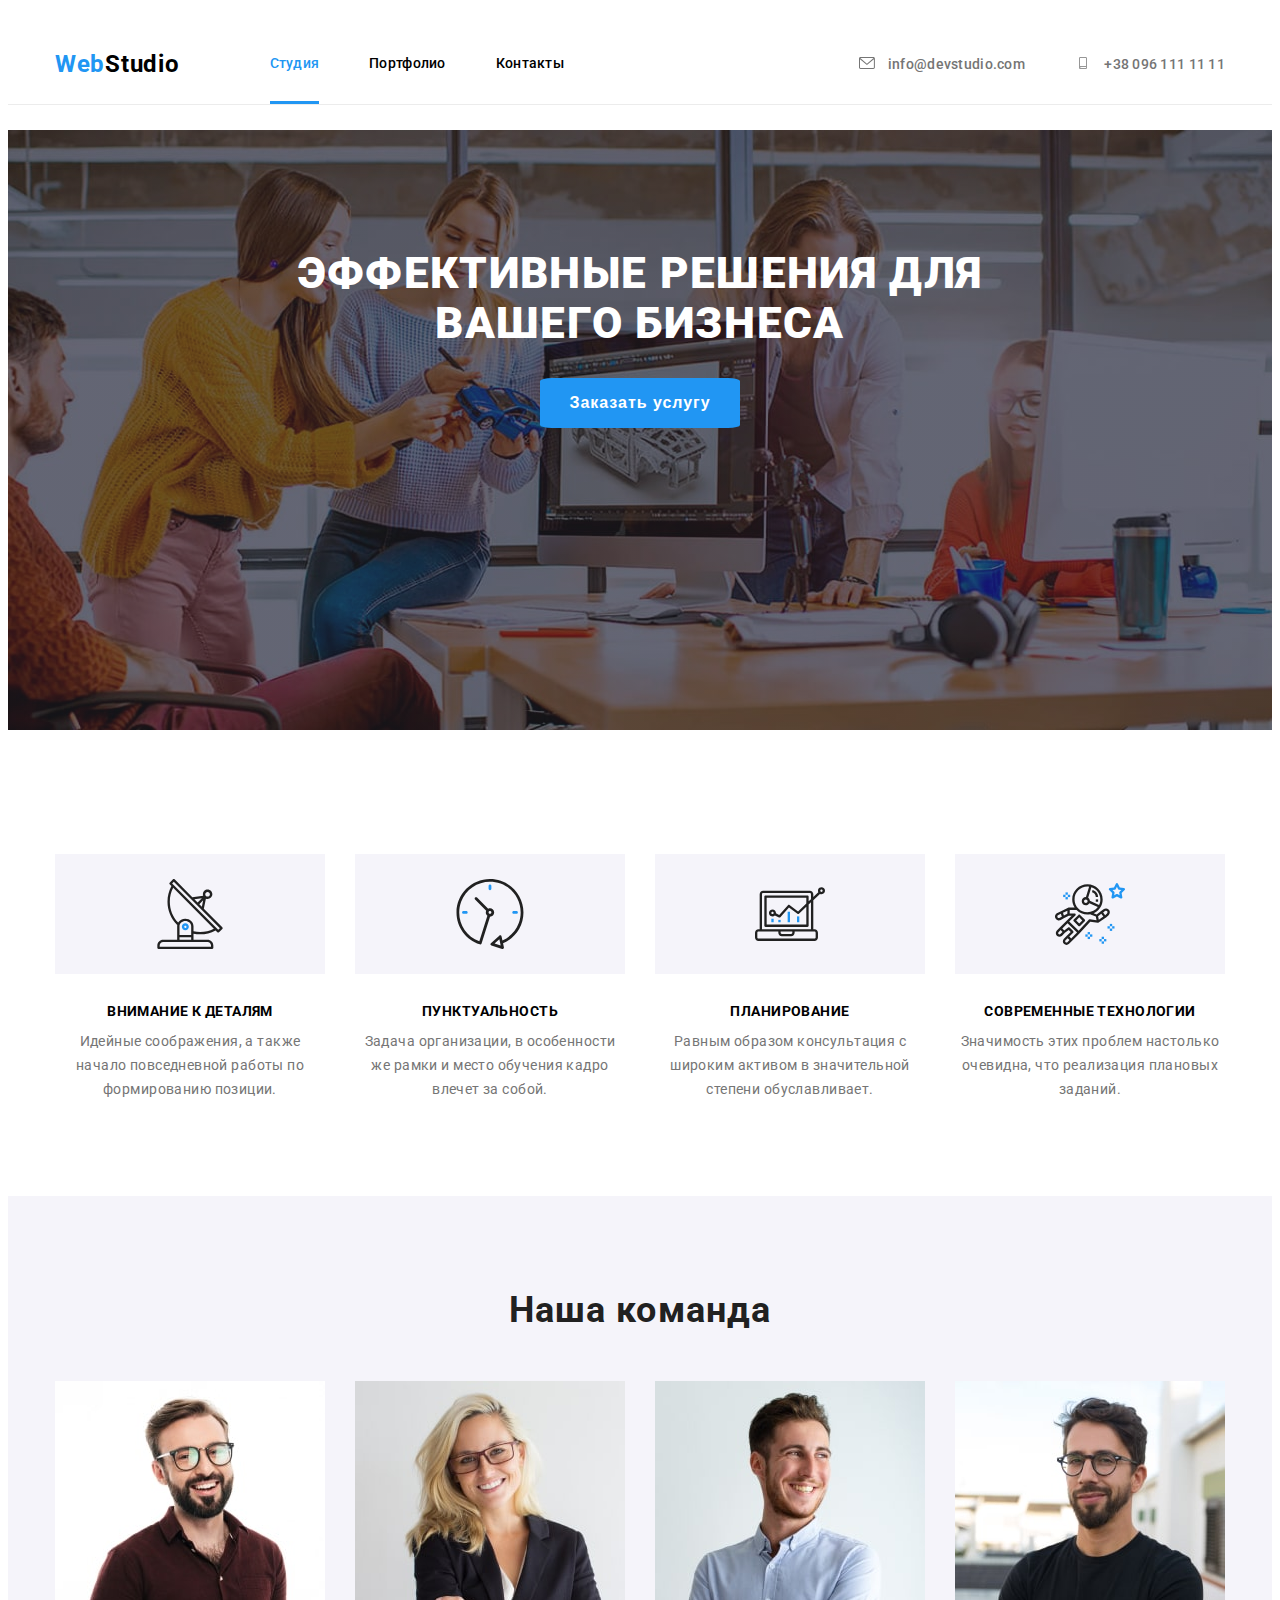
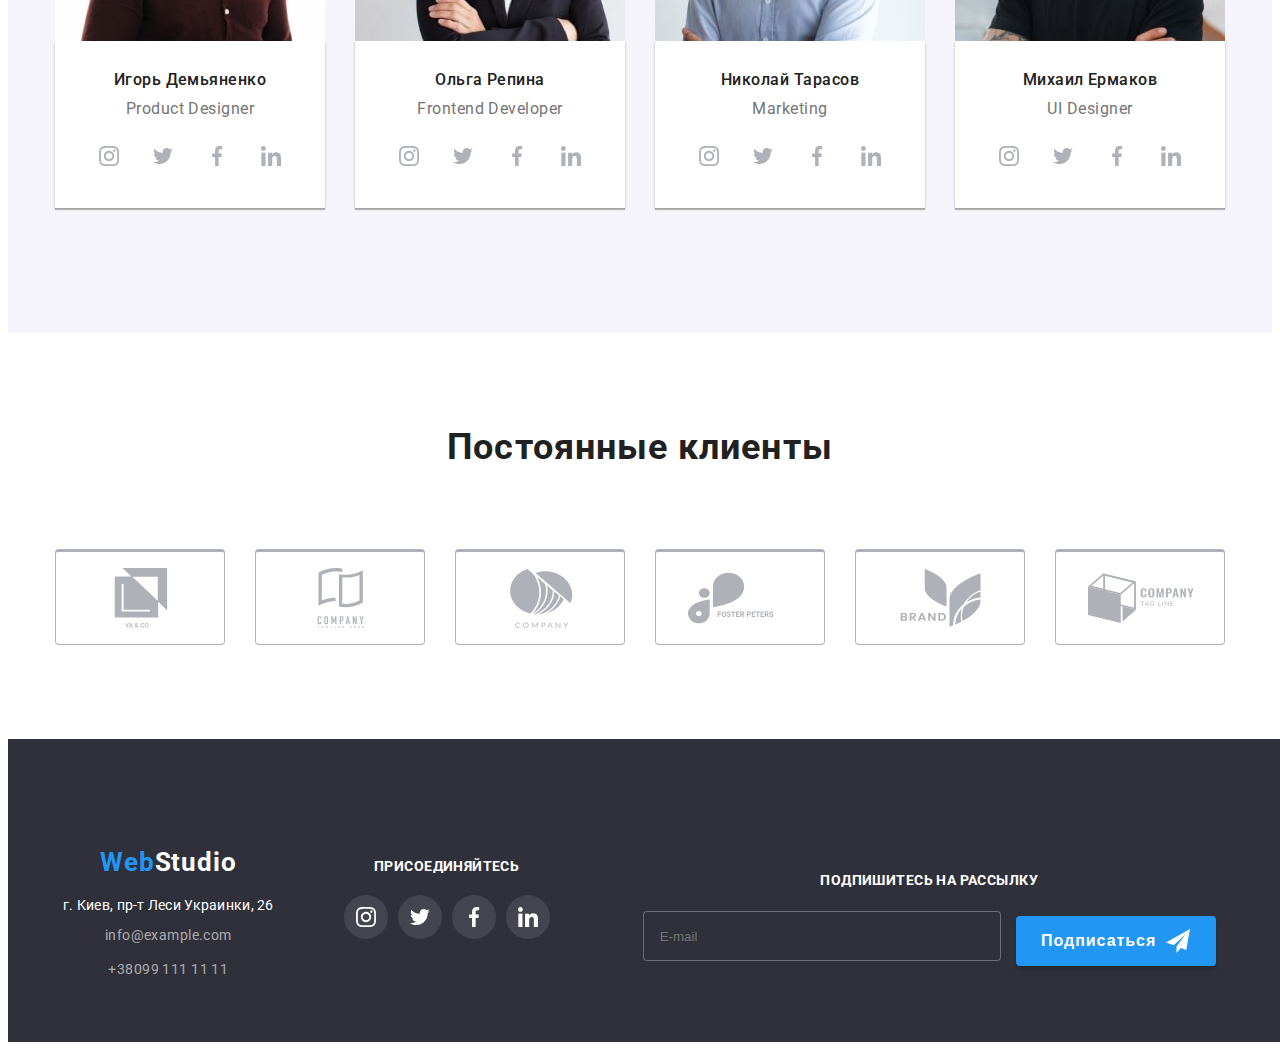
<file: index.html>
<!DOCTYPE html>
<html lang="ru">
<head>
    <meta charset="UTF-8">
    <meta http-equiv="X-UA-Compatible" content="IE=edge">
    <meta name="viewport" content="width=device-width, initial-scale=1.0">
    <title>Document</title>
    <link rel="preconnect" href="https://fonts.googleapis.com">
    <link rel="preconnect" href="https://fonts.gstatic.com" crossorigin>
    <link href="https://fonts.googleapis.com/css2?family=Raleway:wght@700&family=Roboto:wght@400;500;700;900&display=swap" rel="stylesheet">
    <link rel="stylesheet" href="https://cdnjs.cloudflare.com/ajax/libs/modern-normalize/1.1.0/modern-normalize.min.css" integrity="sha512-wpPYUAdjBVSE4KJnH1VR1HeZfpl1ub8YT/NKx4PuQ5NmX2tKuGu6U/JRp5y+Y8XG2tV+wKQpNHVUX03MfMFn9Q==" crossorigin="anonymous" referrerpolicy="no-referrer" />
    <link rel="stylesheet" href="./css/main.min.css"/>
</head>
<body>
                                 <!--Header-content-->
    <header class="header header-portfolio">
            <div class="container conteiner-first">
                <a href="" lang="en" class="header-logo link"><span class="header-logo-firstpart">Web</span>Studio</a>
                <nav class="navigation">
                    <ul class="header-list list">
                        <li class="header-item">
                            <a class="header-link link link-item main-menu-link studio" href="index.html">Cтудия</a>      
                        </li>
                        <li class="header-item">
                            <a class="header-link link link-item" href="portfolio.html">Портфолио</a>
                        </li>
                        <li class="header-item">
                            <a class="header-link link link-item" href="">Контакты</a>
                        </li>
                    </ul>
                </nav>
                <ul class="header-contacts">
                    <li class="header-contacts-list list ">
                            <a class="header-contacts-link header-mail link" href="mailto:info@devstudio.com">
                                <svg class="header-icon" width="16" height="12">
                                    <use href="./image/sprite.svg.svg#icon-envelope"></use>
                                </svg>
                            info@devstudio.com</a>    
                    </li>
                    <li class="header-contacts-list list">
                            <a class="header-contacts-link header-tel link" href="tel:+380961111111">
                                <svg class="header-icon " width="16" height="12">
                                    <use href="./image/sprite.svg.svg#icon-smartphone"></use>
                                </svg>  
                                +38 096 111 11 11</a> 
                    </li>    
                </ul>
                <button type="button" class="burger-button" data-menu-open>
                    <svg class="burger-icon" width="24" height="16">
                        <use href="./image/sprite.svg.svg#icon-menu"></use>
                    </svg>
                </button> 
                <div class="mobile-menu" data-menu>
                    <button type="button" class="button-mobile-menu" data-menu-close>
                        <svg class="switch-menu" width="18" height="18">
                            <use href="./image/sprite.svg.svg#icon-close-icon"></use>
                        </svg>
                    </button>
                    <div class="mobile-menu-content">
                        <div class="moile-container-first">
                            <ul class="mobile-list list">
                                <li class="mobile-item">
                                    <a href="index.html" class="mobile-link link">Студия</a>
                                </li>
                                <li class="mobile-item">
                                    <a href="portfolio.html" class="mobile-link link">Портфолио</a>
                                </li>
                                <li class="mobile-item">
                                    <a href="" class="mobile-link link">Контакты</a>
                                </li>
                            </ul>
                        </div>
                        <div class="mobile-container">
                            <ul class="mobile-contacts list">
                                <li class="mobile-contacts-item">
                                    <a href="tel:+380961111111" class="mobile-tell link">+38 096 111 11 11</a>
                                </li>
                                <li class="mobile-contacts-item">
                                    <a href="mailto:info@devstudio.com" class="mobile-mail link">info@devstudio.com</a>
                                </li>
                            </ul> 
                            <ul class="mobile-social list">
                                <li class="mobile-social-item">
                                    <a href="" class="mobile-social-link link">Instagram</a>
                                </li>
                                <li class="mobile-social-item">
                                    <a href="" class="mobile-social-link link">Twitter</a>
                                </li>
                                <li class="mobile-social-item">
                                    <a href="" class="mobile-social-link link">Facebook</a>
                                </li>
                                <li class="mobile-social-item">
                                    <a href="" class="mobile-social-link link">Linkedln</a>
                                </li>
                            </ul>
                        </div>
                    </div>
                </div>   
            </div>    
        </header>
                                <!--Main title-->
        <main class="main"> 
         <section class="main-section-first">
            <div class="container">
                <h1 class="main-section-text">ЭФФЕКТИВНЫЕ РЕШЕНИЯ ДЛЯ ВАШЕГО БИЗНЕСА</h1>
                <button type="button" class="main-section-button" data-modal-open>Заказать услугу</button>
            </div>    
        </section>
                                    <!--Our advantages-->
        <section class="main-section-feature">
            <div class="container">
                <ul class="list feature-list">
                    <li class="feature-item">
                        <div class="feature-icon-link link">
                            <svg class="feature-icon" width="70" height="70">
                                <use href="./image/sprite.svg.svg#icon-antenna"></use>
                            </svg>
                        </div>   
                        <h3 class="feature-title">ВНИМАНИЕ К ДЕТАЛЯМ</h3>
                        <p class="feature-text">Идейные соображения, а также начало повседневной работы по формированию позиции.</p>
                    </li>
                    <li class="feature-item">
                        <div class="feature-icon-link link">
                            <svg class="feature-icon" width="70" height="70">
                                <use href="./image/sprite.svg.svg#icon-clock"></use>
                            </svg>
                        </div>
                        <h3 class="feature-title" >ПУНКТУАЛЬНОСТЬ</h3>
                        <p class="feature-text" >Задача организации, в особенности же рамки и место обучения кадро влечет за собой.</p>
                    </li>
                    <li class="feature-item"> 
                        <div class="feature-icon-link link">
                            <svg class="feature-icon" width="70" height="70">
                                <use href="./image/sprite.svg.svg#icon-diagram"></use>
                            </svg>
                        </div>
                        <h3 class="feature-title">ПЛАНИРОВАНИЕ</h3>
                        <p class="feature-text" >Равным образом консультация с широким активом в значительной степени обуславливает.</p>
                    </li>
                    <li class="feature-item">
                        <div class="feature-icon-link link">
                            <svg class="feature-icon" width="70" height="70">
                                <use href="./image/sprite.svg.svg#icon-astronaut"></use>
                            </svg>
                        </div>
                        <h3 class="feature-title">СОВРЕМЕННЫЕ ТЕХНОЛОГИИ</h3>
                        <p class="feature-text" >Значимость этих проблем настолько очевидна, что реализация плановых заданий.</p>
                    </li>
                </ul>
            </div>
        </section>
                                    <!--Main content section our work-->
        <section class="main-section-second">
            <div class="container">
                <h2 class="main-section-second-title">Чем мы занимаемся</h2> 
                <ul class="list main-section-second-work">
                    <li class="work-item"> 
                        <div class="work-item-image">
                        <source media="(min-width: 768px)" 
                            srcset="./image/box/box.img-min.jpg 1px,
                                    ./image/box/box.img@2x-min 2px"/>
                        <picture>
                            <img src="./image/box/box.img-min.jpg" alt="Написание кода для приложения" class="image-of-work">
                        </picture>
                        <p class="work-item-image-text">ДЕСКТОПНЫЕ ПРИЛОЖЕНИЯ</p>
                        </div>
                    </li>
                    <li class="work-item">
                        <div class="work-item-image">
                            <source media="(min-width: 768px)" 
                            srcset="./image/box/box-2.img-min.jpg 1px,
                                    ./image/box/bo-2.img@2x-min 2px"/>
                        <picture>
                            <img src="./image/box/box-2.img-min.jpg" alt="Работа с мобильными приложениями" class="image-of-work">
                        </picture>
                            <p class="work-item-image-text">МОБИЛЬНЫЕ ПРИЛОЖЕНИЯ</p>
                        </div>
                    </li>
                    <li class="work-item"> 
                        <div class="work-item-image">
                            <source media="(min-width: 768px)" 
                            srcset="./image/box/box-3.img-min.jpg 1px,
                                    ./image/box/box-3.img@2x-min 2px"/>
                        <picture>
                            <img src="./image/box/box-3.img-min.jpg" alt="Дизайн" class="image-of-work">
                        </picture>
                            <p class="work-item-image-text">ДИЗАЙНЕРСКИЕ РЕШЕНИЯ</p>
                        </div>
                    </li>
                </ul>
            </div>
        </section> 
                                        <!--Our team-->
       <section class="main-section-third-team">
            <div class="container">
                <h2 class="main-section-third-title"> Наша команда</h2>
                <ul class="list main-section-third-list">
                    <li  class="team-item">
                        <div class="team-container">
                            <source media="(min-width: 1px)"
                                srcset="./image/team/team-1.img-min.jpg 1px,
                                        ./image/team/team-1.img@2x-min 2px"/>
                            <source media="(min-width: 768px)"
                                srcset="./image/team/team-1.img-min.jpg 1px,
                                        ./image/team/team-1.img@2x-min 2px"/>
                            <source media="(min-width: 1200px)"
                                srcset="./image/team/team-1.img-min.jpg 1px,
                                        ./image/team/team-1.img@2x-min 2px"/>
                            <picture>
                                <img src="./image/team/team-1.img-min.jpg" alt="Игорь Демьяненко" class="team-image" loading="lazy">
                            </picture>
                            <div class="team-text">
                                <h3 class="team-name">Игорь Демьяненко</h3>
                                <p lang="en" class="team-work">Product Designer</p>
                                <ul class="master-socials list socials-list">
                                    <li class="socials-item">
                                        <a href="" class="socials-link link">
                                            <svg class="socials-icon" width="20" height="20">
                                                <use href="./image/sprite.svg.svg#icon-instagram"></use>
                                            </svg>
                                        </a>
                                    </li>
                                    <li class="socials-item">
                                        <a href="" class="socials-link link">
                                            <svg class="socials-icon" width="20" height="20">
                                                <use href="./image/sprite.svg.svg#icon-twitter"></use>
                                            </svg>
                                        </a>
                                    </li>
                                    <li class="socials-item">
                                        <a href="" class="socials-link link">
                                            <svg class="socials-icon" width="20" height="20">
                                                <use href="./image/sprite.svg.svg#icon-facebook"></use>
                                            </svg>
                                        </a>
                                    </li>
                                    <li class="socials-item">
                                        <a href="" class="socials-link link">
                                            <svg class="socials-icon" width="20" height="20">
                                                <use href="./image/sprite.svg.svg#icon-linkedin"></use>
                                            </svg>
                                        </a>
                                    </li>
                                </ul>
                            </div>
                        </div>
                    </li>
                    <li class="team-item">
                        <div class="team-container">
                            <source media="(min-width: 1px)"
                                srcset="./image/team/team-2.img-min.jpg 1px,
                                        ./image/team/team-2.img@2x-min 2px"/>
                            <source media="(min-width: 768px)"
                                srcset="./image/team/team-2.img-min.jpg 1px,
                                        ./image/team/team-2.img@2x-min 2px"/>
                            <source media="(min-width: 1200px)"
                                srcset="./image/team/team-2.img-min.jpg 1px,
                                        ./image/team/team-2.img@2x-min 2px"/>
                            <picture>
                                <img src="./image/team/team-2.img-min.jpg" alt="Ольга Репина" class="team-image">
                            </picture>
                            <div class="team-text">
                                <h3 class="team-name"> Ольга Репина</h3> 
                                <p lang="en" class="team-work">Frontend Developer</p>
                                <ul class="master-socials list socials-list">
                                    <li class="socials-item">
                                        <a href="" class="socials-link link">
                                            <svg class="socials-icon" width="20" height="20">
                                                <use href="./image/sprite.svg.svg#icon-instagram">
                                                </use>
                                            </svg>
                                        </a>
                                    </li>
                                    <li class="socials-item">
                                        <a href="" class="socials-link link">
                                            <svg class="socials-icon" width="20" height="20">
                                                <use href="./image/sprite.svg.svg#icon-twitter"></use>
                                            </svg>
                                        </a>
                                    </li>
                                    <li class="socials-item">
                                        <a href="" class="socials-link link">
                                            <svg class="socials-icon" width="20" height="20">
                                                <use href="./image/sprite.svg.svg#icon-facebook"></use>
                                            </svg>
                                        </a>
                                    </li>
                                    <li class="socials-item">
                                        <a href="" class="socials-link link">
                                            <svg class="socials-icon" width="20" height="20">
                                                <use href="./image/sprite.svg.svg#icon-linkedin"></use>
                                            </svg>
                                        </a>
                                    </li>
                                </ul>
                            </div> 
                        </div>       
                    </li>
                    <li class="team-item">
                        <div class="team-container">
                            <source media="(min-width: 1px)"
                                srcset="./image/team/team-3.img-min.jpg 1px,
                                        ./image/team/team-.img@2x-min 2px"/>
                            <source media="(min-width: 768px)"
                                srcset="./image/team/team-3.img-min.jpg 1px,
                                        ./image/team/team-3.img@2x-min 2px"/>
                            <source media="(min-width: 1200px)"
                                srcset="./image/team/team-3.img-min.jpg 1px,
                                        ./image/team/team-3.img@2x-min 2px"/>
                            <picture>
                                <img src="./image/team/team-3.img-min.jpg" alt="Николай Тарасов" class="team-image">
                            </picture>
                            <div class="team-text">
                                <h3 class="team-name">Николай Тарасов</h3>
                                <p lang="en" class="team-work">Marketing</p>
                                <ul class="master-socials list socials-list">
                                    <li class="socials-item">
                                        <a href="" class="socials-link link">
                                            <svg class="socials-icon" width="20" height="20">
                                                <use href="./image/sprite.svg.svg#icon-instagram">
                                                </use>
                                            </svg>
                                        </a>
                                    </li>
                                    <li class="socials-item">
                                        <a href="" class="socials-link link">
                                            <svg class="socials-icon" width="20" height="20">
                                                <use href="./image/sprite.svg.svg#icon-twitter"></use>
                                            </svg>
                                        </a>
                                    </li>
                                    <li class="socials-item">
                                        <a href="" class="socials-link link">
                                            <svg class="socials-icon" width="20" height="20">
                                                <use href="./image/sprite.svg.svg#icon-facebook"></use>
                                            </svg>
                                        </a>
                                    </li>
                                    <li class="socials-item">
                                        <a href="" class="socials-link link">
                                            <svg class="socials-icon" width="20" height="20">
                                                <use href="./image/sprite.svg.svg#icon-linkedin"></use>
                                            </svg>
                                        </a>
                                    </li>
                                </ul>
                            </div> 
                        </div>   
                    </li>
                    <li  class="team-item">
                        <div class="team-container">
                            <source media="(min-width: 1px)"
                                srcset="./image/team/team-4.img-min.jpg 1px,
                                        ./image/team/team-4.img@2x-min 2px"/>
                            <source media="(min-width: 768px)"
                                srcset="./image/team/team-4.img-min.jpg 1px,
                                        ./image/team/team-4.img@2x-min 2px"/>
                            <source media="(min-width: 1200px)"
                                srcset="./image/team/team-4.img-min.jpg 1px,
                                        ./image/team/team-4.img@2x-min 2px"/>
                            <picture>
                                <img src="./image/team/team-4.img-min.jpg" alt="Михаил Ермаков" class="team-image">
                            </picture>
                            <div class="team-text">
                                <h3 class="team-name">Михаил Ермаков</h3>
                                <p lang="en" class="team-work" > UI Designer</p>
                                <ul class="master-socials list socials-list">
                                    <li class="socials-item">
                                        <a href="" class="socials-link link">
                                            <svg class="socials-icon" width="20" height="20">
                                                <use href="./image/sprite.svg.svg#icon-instagram">
                                                </use>
                                            </svg>
                                        </a>
                                    </li>
                                    <li class="socials-item">
                                        <a href="" class="socials-link link">
                                            <svg class="socials-icon" width="20" height="20">
                                                <use href="./image/sprite.svg.svg#icon-twitter"></use>
                                            </svg>
                                        </a>
                                    </li>
                                    <li class="socials-item">
                                        <a href="" class="socials-link link">
                                            <svg class="socials-icon" width="20" height="20">
                                                <use href="./image/sprite.svg.svg#icon-facebook"></use>
                                            </svg>
                                        </a>
                                    </li>
                                    <li class="socials-item">
                                        <a href="" class="socials-link link">
                                            <svg class="socials-icon" width="20" height="20">
                                                <use href="./image/sprite.svg.svg#icon-linkedin"></use>
                                            </svg>
                                        </a>
                                    </li>
                                </ul>
                            </div>  
                        </div>  
                    </li>
                </ul>
            </div>    
        </section>
                           <!--Regular clients-->     
        <section class="clients">
            <div class="container">
                <h2 class="clients-title">Постоянные клиенты</h2>
                <ul class="clients-list list">
                    <li class="clients-item clients-item-first">
                        <a href="" class="clients-link link">
                            <svg class="clients-icon" width="106" height="60">
                                <use href="./image/sprite.svg.svg#icon-regular-customer-1"></use>
                            </svg>
                        </a>   
                    </li>
                    <li class="clients-item">
                        <a href="" class="clients-link link">
                            <svg class="clients-icon" width="106" height="60">
                                <use href="./image/sprite.svg.svg#icon-regular-customer-2"></use>
                            </svg>
                        </a>   
                    </li>
                    <li class="clients-item clients-item-first">
                        <a href="" class="clients-link link">
                            <svg class="clients-icon" width="106" height="60">
                                <use href="./image/sprite.svg.svg#icon-regular-customer-3"></use>
                            </svg>
                        </a>   
                    </li>
                    <li class="clients-item">
                        <a href="" class="clients-link link">
                            <svg class="clients-icon" width="106" height="60">
                                <use href="./image/sprite.svg.svg#icon-regular-customer-4"></use>
                            </svg>
                        </a>   
                    </li>
                    <li class="clients-item clients-item-first">
                        <a href="" class="clients-link link">
                            <svg class="clients-icon" width="106" height="60">
                                <use href="./image/sprite.svg.svg#icon-regular-customer-5"></use>
                            </svg>
                        </a>   
                    </li>
                    <li class="clients-item">
                        <a href="" class="clients-link link">
                            <svg class="clients-icon" width="106" height="60">
                                <use href="./image/sprite.svg.svg#icon-regular-customer-6"></use>
                            </svg>
                        </a>   
                    </li> 
                </ul>
            </div>
        </section>
    </main>
                           <!--Footer content-->
    <footer class="footer">
        <div class="container footer-conteiner">
            <div class="footer-container-table">
                <div >
                    <a href="" lang="en" class="footer-logo link"><span class="header-logo-firstpart">Web</span>Studio</a>
                    <address class="footer-content">
                        <ul class="list footer-list">
                            <li class="footer-item">
                                    <a class="link footer-item footer-address" href="https://www.google.com.ua/maps/place/%D0%B1%D1%83%D0%BB%D1%8C%D0%B2%D0%B0%D1%80+%D0%9B%D0%B5%D1%81%D1%96+%D0%A3%D0%BA%D1%80%D0%B0%D1%97%D0%BD%D0%BA%D0%B8,+26,+%D0%9A%D0%B8%D1%97%D0%B2,+02000/@50.4265841,30.5361971,17z/data=!3m1!4b1!4m5!3m4!1s0x40d4cf0e033ecbe9:0x57a4dffefec77da0!8m2!3d50.4265807!4d30.5383858?hl=uk" target="_blank" title="Google Maps"> г. Киев, пр-т Леси Украинки, 26</a>
                            </li>
                            <li  class="footer-item">
                                <a class="link footer-item footer-mail" href="mailto:info@example.com">info@example.com</a>
                            </li>
                            <li class="footer-item">
                                <a class="link footer-item footer-tel" href="tel:+380991111111">+38099 111 11 11</a>
                            </li>
                        </ul>
                    </address>
                </div>
                <div class="footer-socials-container">
                    <h3 class="social-title">ПРИСОЕДИНЯЙТЕСЬ</h3>
                    <ul class="master-socials list socials-list">
                        <li class="socials-item">
                            <a href="" class="socials-link footer-socials-link link">
                                <svg class="socials-icon foter-social-icon" width="20" height="20">
                                    <use href="./image/sprite.svg.svg#icon-instagram">
                                    </use>
                                </svg>
                            </a>
                        </li>
                        <li class="socials-item">
                            <a href="" class="socials-link footer-socials-link link">
                                <svg class="socials-icon foter-social-icon" width="20" height="20">
                                    <use href="./image/sprite.svg.svg#icon-twitter"></use>
                                </svg>
                            </a>
                        </li>
                        <li class="socials-item">
                            <a href="" class="socials-link footer-socials-link link">
                                <svg class="socials-icon foter-social-icon" width="20" height="20">
                                    <use href="./image/sprite.svg.svg#icon-facebook"></use>
                                </svg>
                            </a>
                        </li>
                        <li class="socials-item">
                            <a href="" class="socials-link footer-socials-link link">
                                <svg class="socials-icon foter-social-icon" width="20" height="20">
                                    <use href="./image/sprite.svg.svg#icon-linkedin"></use>
                                </svg>
                            </a>
                        </li>
                    </ul>
                </div>
            </div>
                <form action="#" class="footer-form">
                    <p class="footer-form-title">Подпишитесь на рассылку</p>
                    <div class="footer-form-content">
                            <input type="gmail" name="user-gmail" class="futer-form-input" placeholder="E-mail"/>
                        <button type="submit" class="footer-form-button">
                            Подписаться
                            <svg class="footer-form-button-icon">
                                <use href="./image/sprite.svg.svg#icon-icon-send" width="24" height="24"/>
                            </svg>
                        </button>
                    </div>
                </form>
            </div>    
        </footer >
                                    <!--Modal window-->
    <div class="backdrop is-hidden" data-modal>
            <div class="modal">
                <button type="button" class="modal-button" data-modal-close>
                    <svg class="switch" width="18px" height="18px">
                        <use href="./image/sprite.svg.svg#icon-close-black-18dp-2-1"></use>
                    </svg>
                </button>
                <form action="#" class="modal-form" name="feedback-form" autocomplete="on">
                    <p class="modal-form-title">Оставьте свои данные, мы вам перезвоним</p>
                    <label class="modal-form-label"> 
                        Имя
                        <span class="modal-form-container"> 
                            <input class="modal-form-input" type="text" name="user-name" autofocus/>
                            <svg class="modal-form-icon" width="18px" height="18px">
                                <use href="./image/sprite.svg.svg#icon-person-black-18dp-1"></use>
                            </svg>
                        </span>
                    </label>
                    <label class="modal-form-label"> 
                        Телефон
                        <span class="modal-form-container">
                            <input class="modal-form-input" type="tel" name="user-tel" />
                            <svg class="modal-form-icon" width="18px" height="18px">
                                <use href="./image/sprite.svg.svg#icon-Vector"></use>
                            </svg>  
                        </span> 
                    </label>
                    <label class="modal-form-label"> 
                        Почта
                        <span class="modal-form-container">   
                            <input class="modal-form-input" type="email" name="user-email" />
                            <svg class="modal-form-icon" width="18px" height="18px">
                                <use href="./image/sprite.svg.svg#icon-email-black-18dp-1"></use>
                            </svg>  
                        </span>    
                    </label>
                    <label class="modal-form-label"> 
                        Комментарий
                        <textarea class="modal-form-input modal-form-textarea" name="user-message" placeholder="Введите текст"></textarea>
                    </label>
                        <input class="modal-form-checkbox-input-agreement visually-hidden" type="checkbox" name="agreement" id="accept-policy"/>
                        <label for="accept-policy" class="modal-form-chceckbox-accept"> Соглашаюсь с рассылкой и принимаю <a class="modal-form-checkbox-agree" href="#" target="_blank" title="" >Условия договора</a></label>
                    <button type="submit" class="modal-form-button">Отправить</button>
                </form>
        </div>
    </div> 
    <script src="./js/modal.js"></script> 
    <script src="./js/menu.js"></script>
</body>
</html>
</file>
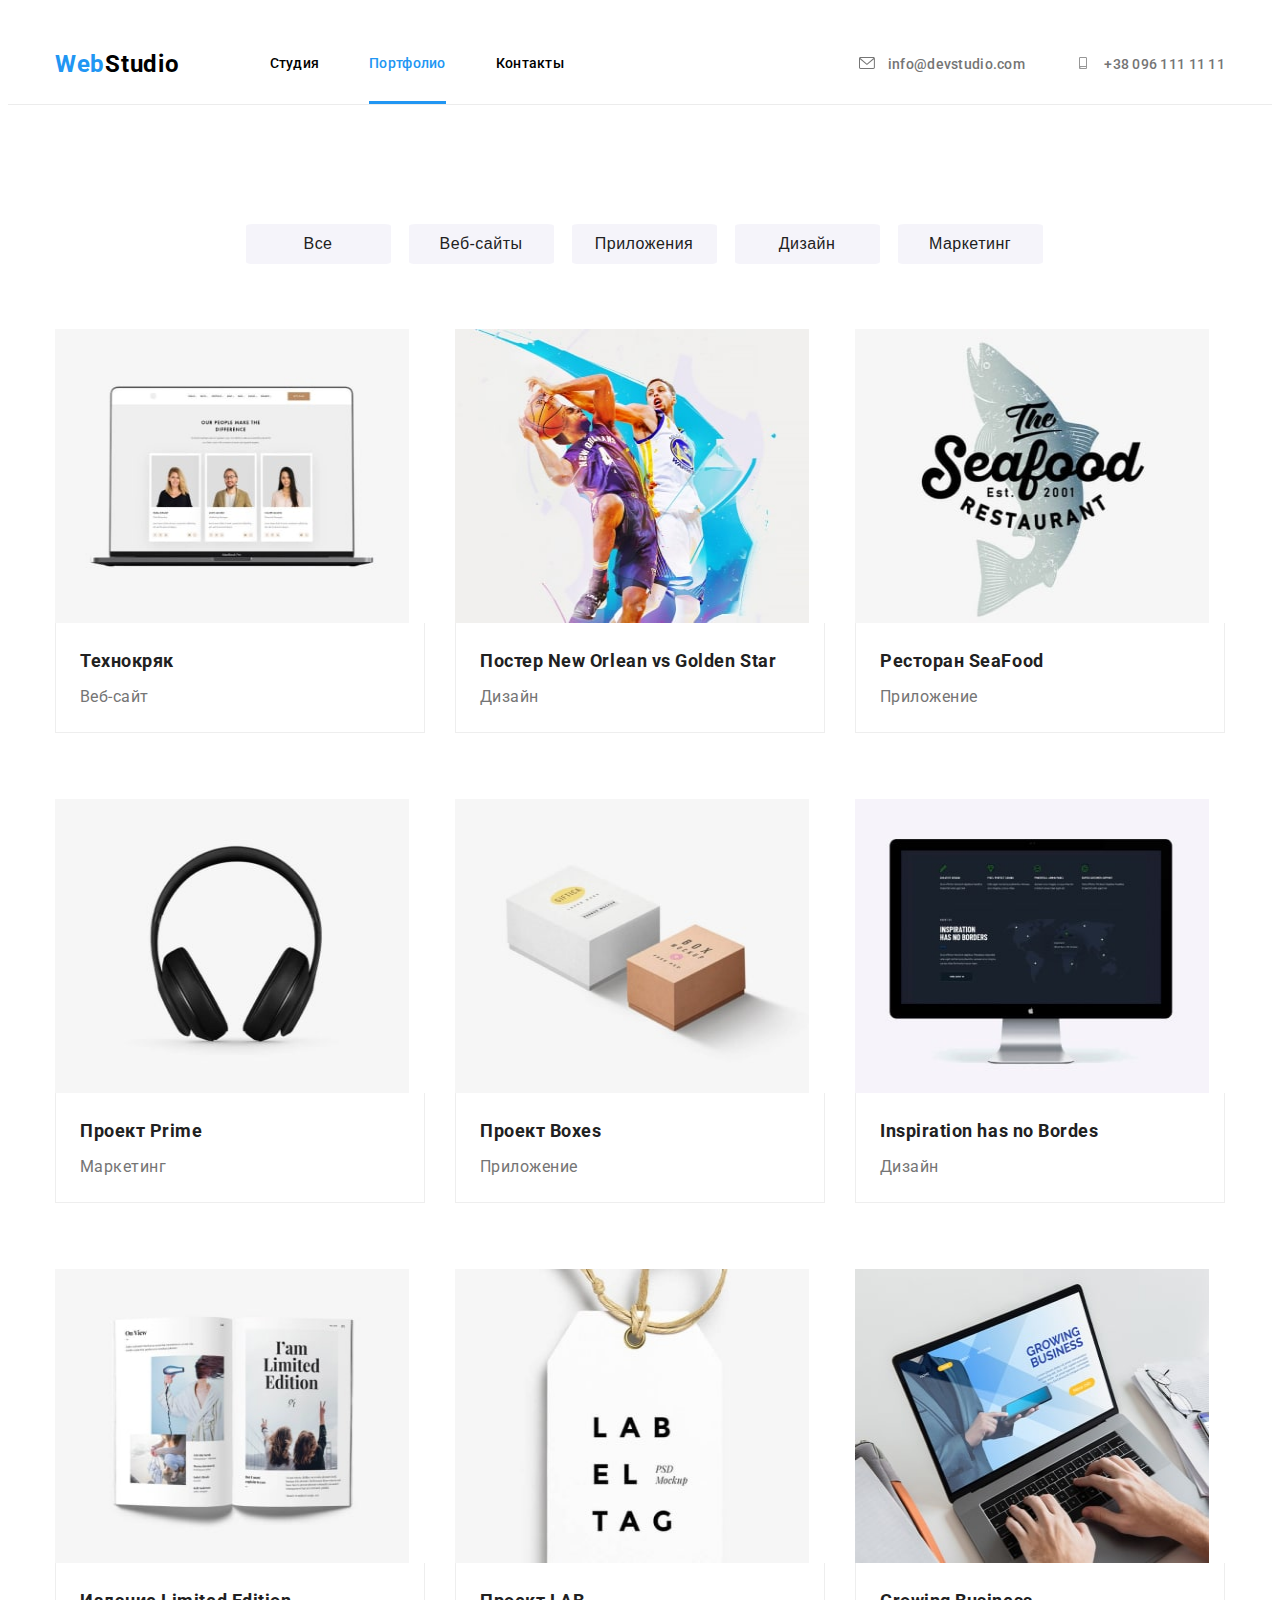
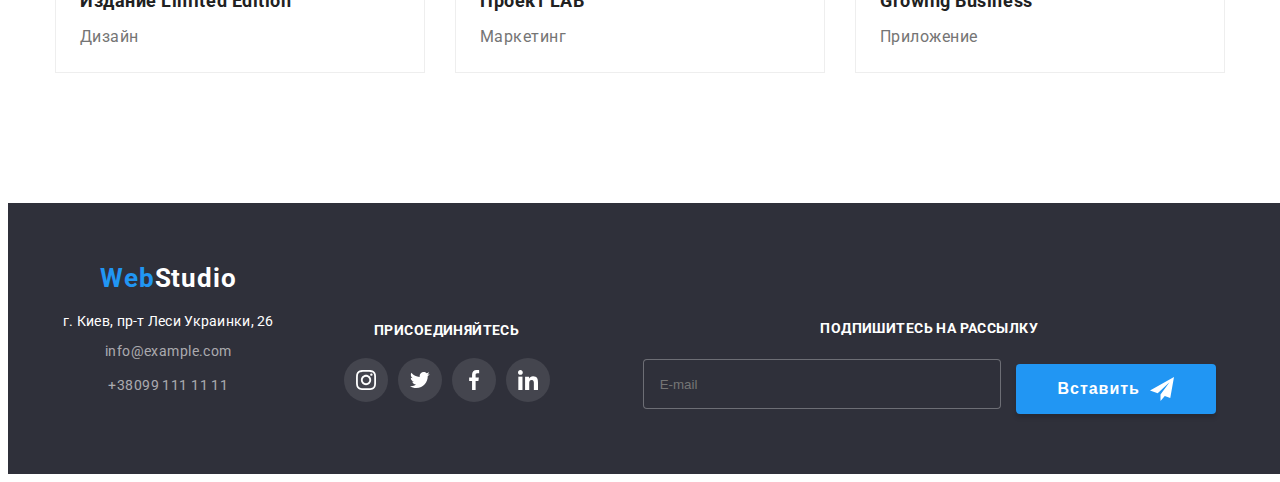
<file: portfolio.html>
<!DOCTYPE html>
<html lang="ru">
<head>
    <meta charset="UTF-8">
    <meta http-equiv="X-UA-Compatible" content="IE=edge">
    <meta name="viewport" content="width=device-width, initial-scale=1.0">
    <title>Document</title>
    <link rel="preconnect" href="https://fonts.googleapis.com">
    <link rel="preconnect" href="https://fonts.gstatic.com" crossorigin>
    <link href="https://fonts.googleapis.com/css2?family=Raleway:wght@700&family=Roboto:wght@400;500;700;900&display=swap" rel="stylesheet">
    <link rel="stylesheet" href="https://cdnjs.cloudflare.com/ajax/libs/modern-normalize/1.1.0/modern-normalize.min.css" integrity="sha512-wpPYUAdjBVSE4KJnH1VR1HeZfpl1ub8YT/NKx4PuQ5NmX2tKuGu6U/JRp5y+Y8XG2tV+wKQpNHVUX03MfMFn9Q==" crossorigin="anonymous" referrerpolicy="no-referrer" />
    <link rel="stylesheet" href="./css/main.min.css">
</head>
<body>
                                 <!--Header-content-->
    <header class="header header-portfolio">
            <div class="container conteiner-first">
                <a href="" lang="en" class="header-logo link"><span class="header-logo-firstpart">Web</span>Studio</a>
                <nav class="navigation">
                    <ul class="header-list list">
                        <li class="header-item">
                            <a class="header-link link link-item" href="index.html">Cтудия</a>      
                        </li>
                        <li class="header-item">
                            <a class="header-link link link-item main-menu-link portfolio" href="portfolio.html">Портфолио</a>
                        </li>
                        <li class="header-item">
                            <a class="header-link link link-item" href="">Контакты</a>
                        </li>
                    </ul>
                </nav>
                <ul class="header-contacts">
                    <li class="header-contacts-list list ">
                            <a class="header-contacts-link header-mail link" href="mailto:info@devstudio.com">
                                <svg class="header-icon" width="16" height="12">
                                    <use href="./image/sprite.svg.svg#icon-envelope"></use>
                                </svg>
                            info@devstudio.com</a>    
                    </li>
                    <li class="header-contacts-list list">
                            <a class="header-contacts-link header-tel link" href="tel:+380961111111">
                                <svg class="header-icon" width="16" height="12">
                                    <use href="./image/sprite.svg.svg#icon-smartphone"></use>
                                </svg>  
                                +38 096 111 11 11</a> 
                    </li>    
                </ul>
                <button type="button" class="burger-button" data-menu-open>
                    <svg class="burger-icon" width="24" height="16">
                        <use href="./image/sprite.svg.svg#icon-menu"></use>
                    </svg>
                </button> 
                <div class="mobile-menu" data-menu>
                    <button type="button" class="button-mobile-menu" data-menu-close>
                        <svg class="switch-menu" width="18" height="18">
                            <use href="./image/sprite.svg.svg#icon-close-icon"></use>
                        </svg>
                    </button>
                    <div class="mobile-menu-content">
                        <div class="moile-container-first">
                            <ul class="mobile-list list">
                                <li class="mobile-item">
                                    <a href="index.html" class="mobile-link link">Студия</a>
                                </li>
                                <li class="mobile-item">
                                    <a href="portfolio.html" class="mobile-link link">Портфолио</a>
                                </li>
                                <li class="mobile-item">
                                    <a href="" class="mobile-link link">Контакты</a>
                                </li>
                            </ul>
                        </div>
                        <div class="mobile-container">
                            <ul class="mobile-contacts list">
                                <li class="mobile-contacts-item">
                                    <a href="tel:+380961111111" class="mobile-tell link">+38 096 111 11 11</a>
                                </li>
                                <li class="mobile-contacts-item">
                                    <a href="mailto:info@devstudio.com" class="mobile-mail link">info@devstudio.com</a>
                                </li>
                            </ul> 
                            <ul class="mobile-social list">
                                <li class="mobile-social-item">
                                    <a href="" class="mobile-social-link link">Instagram</a>
                                </li>
                                <li class="mobile-social-item">
                                    <a href="" class="mobile-social-link link">Twitter</a>
                                </li>
                                <li class="mobile-social-item">
                                    <a href="" class="mobile-social-link link">Facebook</a>
                                </li>
                                <li class="mobile-social-item">
                                    <a href="" class="mobile-social-link link">Linkedln</a>
                                </li>
                            </ul>
                        </div>
                    </div>
            </div>    
        </header>
    <main class="portfolio-main">
                                    <!--Portfolio navigation-->
       <section class="portfolio-main-section">
            <div class="container">
                <ul class="list portfolio-list-text"> 
                    <li class="portfolio-item">
                        <button type="button" class="portfolio-button portfolio-button-text">Все</button>
                    </li>
                    <li class="portfolio-item">
                        <button type="button" class="portfolio-button portfolio-button-text">Веб-сайты</button>
                    </li>
                    <li class="portfolio-item">
                        <button type="button" class="portfolio-button portfolio-button-text " >Приложения</button>
                    </li>
                    <li class="portfolio-item"> 
                        <button type="button" class="portfolio-button portfolio-button-text">Дизайн</button>
                    </li>
                    <li class="portfolio-item">
                        <button type="button" class="portfolio-button portfolio-button-text" >Маркетинг</button>
                    </li>
                </ul>
                                <!--Example of woks-->  
                <ul class="list portfolio-project">
                    <li class="portfolio-list portfolio-list-first">
                        <a class="link portfolio-link" href="">
                            <div class="portfolio-image-text-overlay">
                                <source media="(min-width: 1px)"
                                    srcset="./image/portfolio/portfolio1.img-min.jpg 1px,
                                            ./image/portfolio/portfolio1.img@2x-min 2px"/>
                                <source media="(min-width: 768px)"
                                    srcset="./image/portfolio/portfolio1.img-min.jpg 1px,
                                            ./image/portfolio/portfolio1.img@2x-min 2px"/>
                                <source media="(min-width: 1200px)"
                                    srcset="./image/portfolio/portfolio1.img-min.jpg 1px,
                                            ./image/portfolio/portfolio1.img@2x-min 2px"/>
                                <picture>
                                    <img src="./image/portfolio/portfolio1.img-min.jpg" alt="Пример веб-сайта" class="portfolio-image" loading="lazy">
                                </picture>
                                <p class="portfolio-image-text">Технокряк это современная площадка распространения коронавируса. Компании используют эту платформу для цифрового шпионажа и атак на защищённые сервера конкурентов.</p>
                            </div>
                            <div class="portfolio-image-comment">
                                <h2 class="image-name">Технокряк</h2>
                                <p class="image-text">Веб-сайт</p>
                            </div>    
                        </a>
                    </li>
                    <li class="portfolio-list portfolio-list-first">
                        <a class="link portfolio-link" href="">
                            <div class="portfolio-image-text-overlay">
                                <source media="(min-width: 1px)"
                                    srcset="./image/portfolio/portfolio2.img-min.jpg 1px,
                                            ./image/portfolio/portfolio2.img@2x-min 2px"/>
                                <source media="(min-width: 768px)"
                                    srcset="./image/portfolio/portfolio2.img-min.jpg 1px,
                                            ./image/portfolio/portfolio2.img@2x-min 2px"/>
                                <source media="(min-width: 1200px)"
                                    srcset="./image/portfolio/portfolio2.img-min.jpg 1px,
                                            ./image/portfolio/portfolio2.img@2x-min 2px"/>
                                <picture>
                                    <img src="./image/portfolio/portfolio2.img-min.jpg" alt="Пример дизайна постера" class="portfolio-image" loading="lazy">
                                </picture>
                                <p class="portfolio-image-text">Lorem ipsum dolor sit amet consectetur adipisicing elit. Tempore, perferendis minima? Voluptas eveniet, quae ea voluptates quidem autem tempora voluptatibus porro, eaque perspiciatis nisi sapiente? A quis minus fugiat facere?</p>
                            </div>
                            <div class="portfolio-image-comment">
                                <p class="image-name">Постер New Orlean vs Golden Star</p> 
                                <h2 class="image-text">Дизайн</h2>
                            </div>    
                        </a>    
                    </li>
                    <li class="portfolio-list portfolio-list-first"> 
                        <a class="link portfolio-link"  href="">
                            <div class="portfolio-image-text-overlay">
                                <source media="(min-width: 1px)"
                                    srcset="./image/portfolio/portfolio3.img-min.jpg 1px,
                                            ./image/portfolio/portfolio3.img@2x-min 2px"/>
                                <source media="(min-width: 768px)"
                                    srcset="./image/portfolio/portfolio3.img-min.jpg 1px,
                                            ./image/portfolio/portfolio3.img@2x-min 2px"/>
                                <source media="(min-width: 1200px)"
                                    srcset="./image/portfolio/portfolio3.img-min.jpg 1px,
                                            ./image/portfolio/portfolio3.img@2x-min 2px"/>
                                <picture>
                                    <img src="./image/portfolio/portfolio3.img-min.jpg" alt="Пример приложения" class="portfolio-image" loading="lazy">
                                </picture>
                                <p class="portfolio-image-text">Lorem ipsum dolor sit amet consectetur adipisicing elit. Quas veniam delectus deserunt impedit. Quasi porro maiores quis dignissimos sunt eveniet commodi eum vero consequatur? Voluptates quam quos accusamus sapiente animi.</p>
                            </div>
                            <div class="portfolio-image-comment">
                                <h2 class="image-name">Ресторан SeaFood</h2>
                                <p class="image-text">Приложение</p>
                            </div>
                        </a>    
                    </li>
                    <li class="portfolio-list portfolio-list-first">
                        <a class="link portfolio-link" href="">
                            <div class="portfolio-image-text-overlay">
                                <source media="(min-width: 1px)"
                                    srcset="./image/portfolio/portfolio4.img-min.jpg 1px,
                                            ./image/portfolio/portfolio4.img@2x-min 2px"/>
                                <source media="(min-width: 768px)"
                                    srcset="./image/portfolio/portfolio4.img-min.jpg 1px,
                                            ./image/portfolio/portfolio4.img@2x-min 2px"/>
                                <source media="(min-width: 1200px)"
                                    srcset="./image/portfolio/portfolio4.img-min.jpg 1px,
                                            ./image/portfolio/portfolio4.img@2x-min 2px"/>
                                <picture>
                                    <img src="./image/portfolio/portfolio4.img-min.jpg" alt="Пример проэкта" class="portfolio-image" loading="lazy">
                                </picture>
                                <p class="portfolio-image-text">Lorem ipsum dolor sit, amet consectetur adipisicing elit. Corrupti, provident. Est quo adipisci aliquam, voluptatibus ad obcaecati nam ipsam quaerat dolor animi eos natus nemo aut delectus beatae velit omnis?</p>
                            </div>
                            <div class="portfolio-image-comment">
                                <h2 class="image-name">Проект Prime</h2>
                                <p class="image-text"> Маркетинг</p>
                            </div>    
                        </a>    
                    </li>
                    <li class="portfolio-list portfolio-list-first"> 
                        <a class="link portfolio-link" href="">
                            <div class="portfolio-image-text-overlay">
                                <source media="(min-width: 1px)"
                                    srcset="./image/portfolio/portfolio5.img-min.jpg 1px,
                                            ./image/portfolio/portfolio5.img@2x-min 2px"/>
                                <source media="(min-width: 768px)"
                                    srcset="./image/portfolio/portfolio5.img-min.jpg 1px,
                                            ./image/portfolio/portfolio5.img@2x-min 2px"/>
                                <source media="(min-width: 1200px)"
                                    srcset="./image/portfolio/portfolio5.img-min.jpg 1px,
                                            ./image/portfolio/portfolio5.img@2x-min 2px"/>
                                <picture>
                                    <img src="./image/portfolio/portfolio5.img-min.jpg" alt="Иконка приложения" class="portfolio-image" loading="lazy">
                                </picture>
                                <p class="portfolio-image-text">Lorem ipsum dolor sit amet consectetur adipisicing elit. Deserunt mollitia veritatis enim cumque temporibus magni voluptas autem in, reprehenderit dolorum iure rerum quaerat inventore aperiam maiores possimus vel! Iure, neque?</p>
                            </div>
                            <div class="portfolio-image-comment">   
                                <h2 class="image-name">Проект Boxes</h2>
                                <p class="image-text">Приложение</p>
                            </div>    
                        </a>    
                        </li>
                    <li class="portfolio-list portfolio-list-first">
                        <a class="link portfolio-link" href="">
                            <div class="portfolio-image-text-overlay">
                                <source media="(min-width: 1px)"
                                    srcset="./image/portfolio/portfolio6.img-min.jpg 1px,
                                            ./image/portfolio/portfolio6.img@2x-min 2px"/>
                                <source media="(min-width: 768px)"
                                    srcset="./image/portfolio/portfolio6.img-min.jpg 1px,
                                            ./image/portfolio/portfolio6.img@2x-min 2px"/>
                                <source media="(min-width: 1200px)"
                                    srcset="./image/portfolio/portfolio6.img-min.jpg 1px,
                                            ./image/portfolio/portfolio6.img@2x-min 2px"/>
                                <picture>
                                    <img src="./image/portfolio/portfolio6.img-min.jpg" alt="Пример веб-сайта" class="portfolio-image" loading="lazy">
                                </picture>
                                <p class="portfolio-image-text">Lorem ipsum dolor, sit amet consectetur adipisicing elit. Facilis, et voluptate delectus assumenda laudantium ea beatae? Aliquam sequi non voluptatem, labore fugit quis vero voluptates id necessitatibus, doloremque pariatur? Molestiae?</p>
                            </div>
                            <div class="portfolio-image-comment">   
                                <h2 lang="en" class="image-name">Inspiration has no Bordes</h2> 
                                <p class="image-text">Дизайн</p>
                            </div>    
                        </a>    
                    </li>
                    <li class="portfolio-list">
                        <a class="link portfolio-link" href="">
                            <div class="portfolio-image-text-overlay">
                                <source media="(min-width: 1px)"
                                    srcset="./image/portfolio/portfolio7.img-min.jpg 1px,
                                            ./image/portfolio/portfolio7.img@2x-min 2px"/>
                                <source media="(min-width: 768px)"
                                    srcset="./image/portfolio/portfolio7.img-min.jpg 1px,
                                            ./image/portfolio/portfolio7.img@2x-min 2px"/>
                                <source media="(min-width: 1200px)"
                                    srcset="./image/portfolio/portfolio7.img-min.jpg 1px,
                                            ./image/portfolio/portfolio7.img@2x-min 2px"/>
                                <picture>
                                    <img src="./image/portfolio/portfolio7.img-min.jpg" alt="Пример дизайна" class="portfolio-image" loading="lazy">
                                </picture>
                                <p class="portfolio-image-text">Lorem ipsum dolor sit amet consectetur adipisicing elit. Modi aliquid dicta maxime, distinctio quidem, soluta iste exercitationem quam optio ipsum a dolorum debitis ratione incidunt assumenda. Distinctio vel iure sed.</p>
                            </div>
                            <div class="portfolio-image-comment">
                                <h2 lang="en" class="image-name" >Издание Limited Edition</h2>
                                <p class="image-text">Дизайн</p>
                            </div>
                        </a>    
                    </li>
                    <li class="portfolio-list">
                        <a class="link portfolio-link" href="">
                            <div class="portfolio-image-text-overlay">
                                <source media="(min-width: 1px)"
                                    srcset="./image/portfolio/portfolio8.img-min.jpg 1px,
                                            ./image/portfolio/portfolio8.img@2x-min 2px"/>
                                <source media="(min-width: 768px)"
                                    srcset="./image/portfolio/portfolio8.img-min.jpg 1px,
                                            ./image/portfolio/portfolio8.img@2x-min 2px"/>
                                <source media="(min-width: 1200px)"
                                    srcset="./image/portfolio/portfolio8.img-min.jpg 1px,
                                            ./image/portfolio/portfolio8.img@2x-min 2px"/>
                                <picture>
                                    <img src="./image/portfolio/portfolio8.img-min.jpg" alt="Пример маркетингового проэкта" class="portfolio-image" loading="lazy">
                                </picture>
                                <p class="portfolio-image-text">Lorem ipsum dolor sit amet, consectetur adipisicing elit. Eius, ex neque ratione nostrum perspiciatis reiciendis perferendis magni error deleniti, repudiandae tempore ut itaque explicabo libero hic laboriosam. Dolore, consequuntur quasi!</p>
                            </div>
                            <div class="portfolio-image-comment">
                                <h2 class="image-name">Проект LAB</h2>
                                <p class="image-text">Маркетинг</p>
                            </div>    
                        </a>    
                    </li>
                    <li class="portfolio-list">
                        <a class="link portfolio-link" href="">
                            <div class="portfolio-image-text-overlay">
                                <source media="(min-width: 1px)"
                                    srcset="./image/portfolio/portfolio9.img-min.jpg 1px,
                                            ./image/portfolio/portfolio9.img@2x-min 2px"/>
                                <source media="(min-width: 768px)"
                                    srcset="./image/portfolio/portfolio9.img-min.jpg 1px,
                                            ./image/portfolio/portfolio9.img@2x-min 2px"/>
                                <source media="(min-width: 1200px)"
                                    srcset="./image/portfolio/portfolio9.img-min.jpg 1px,
                                            ./image/portfolio/portfolio9.img@2x-min 2px"/>
                                <picture>
                                    <img src="./image/portfolio/portfolio9.img-min.jpg" alt="Иконка приложения" class="portfolio-image" loading="lazy">
                                </picture>
                                <p class="portfolio-image-text">Lorem ipsum dolor, sit amet consectetur adipisicing elit. Tenetur quidem recusandae doloribus perspiciatis et, totam quae vitae tempora consectetur, repellendus minima commodi error neque obcaecati corrupti iure. Ea, aut aliquam.</p>
                            </div>
                            <div class="portfolio-image-comment">
                                <h2 lang="en" class="image-name">Growing Business</h2>
                                <p class="image-text">Приложение</p>
                            </div>    
                        </a>    
                    </li>
                </ul>
            </div>    
        </section>
    </main> 
                              <!--Foter content-->
    <footer class="footer">
        <div class="container footer-conteiner">
            <div >
                <a href="" lang="en" class="footer-logo link"><span class="header-logo-firstpart">Web</span>Studio</a>
                <address class="footer-content">
                    <ul class="list footer-list">
                        <li class="footer-item">
                                <a class="link footer-item footer-address" href="https://www.google.com.ua/maps/place/%D0%B1%D1%83%D0%BB%D1%8C%D0%B2%D0%B0%D1%80+%D0%9B%D0%B5%D1%81%D1%96+%D0%A3%D0%BA%D1%80%D0%B0%D1%97%D0%BD%D0%BA%D0%B8,+26,+%D0%9A%D0%B8%D1%97%D0%B2,+02000/@50.4265841,30.5361971,17z/data=!3m1!4b1!4m5!3m4!1s0x40d4cf0e033ecbe9:0x57a4dffefec77da0!8m2!3d50.4265807!4d30.5383858?hl=uk" target="_blank" title="Google Maps"> г. Киев, пр-т Леси Украинки, 26</a>
                        </li>
                        <li  class="footer-item">
                            <a class="link footer-item footer-mail" href="mailto:info@example.com">info@example.com</a>
                        </li>
                        <li class="footer-item">
                            <a class="link footer-item footer-tel" href="tel:+380991111111">+38099 111 11 11</a>
                        </li>
                    </ul>
                </address>
            </div>
            <div class="footer-socials-container">
                <h3 class="social-title">ПРИСОЕДИНЯЙТЕСЬ</h3>
                <ul class="master-socials list socials-list">
                    <li class="socials-item">
                        <a href="" class="socials-link footer-socials-link link">
                            <svg class="socials-icon foter-social-icon" width="20" height="20">
                                <use href="./image/sprite.svg.svg#icon-instagram">
                                </use>
                            </svg>
                        </a>
                    </li>
                    <li class="socials-item">
                        <a href="" class="socials-link footer-socials-link link">
                            <svg class="socials-icon foter-social-icon" width="20" height="20">
                                <use href="./image/sprite.svg.svg#icon-twitter"></use>
                            </svg>
                        </a>
                    </li>
                    <li class="socials-item">
                        <a href="" class="socials-link footer-socials-link link">
                            <svg class="socials-icon foter-social-icon" width="20" height="20">
                                <use href="./image/sprite.svg.svg#icon-facebook"></use>
                            </svg>
                        </a>
                    </li>
                    <li class="socials-item">
                        <a href="" class="socials-link footer-socials-link link">
                            <svg class="socials-icon foter-social-icon" width="20" height="20">
                                <use href="./image/sprite.svg.svg#icon-linkedin"></use>
                            </svg>
                        </a>
                    </li>
                </ul>
            </div>
            <form action="#" class="footer-form">
                <p class="footer-form-title">Подпишитесь на рассылку</p>
                <div class="footer-form-content">
                        <input type="gmail" name="user-gmail" class="futer-form-input" placeholder="E-mail"/>
                    <button type="submit" class="footer-form-button">
                        Вставить
                        <svg class="footer-form-button-icon">
                            <use href="./image/sprite.svg.svg#icon-icon-send" width="24" height="24"/>
                        </svg>
                        </button>
                </div>
            </form>
        </div>    
    </footer >
</body>
</html>
</file>
<file: css/main.min.css>
:root{--main-title-color: #fff;--secondary-title-color: #212121;---main-text-color: #212121;--scondary-text-color: #757575;--accent-color: #2196f3}body{font-family:'Roboto', sans-serif}.visually-hidden{position:absolute;white-space:nowrap;overflow:hidden;border:0;padding:0;clip:rect(0 0 0);clip-path:inset(50%);margin:-1px}*,*::before,*::after{box-sizing:border-box}p,h1,h2,h3{margin-top:0;margin-bottom:0}ul{margin-top:0;margin-bottom:0;padding-left:0}img{display:block}.list{list-style:none}.link{text-decoration:none}.container{padding-right:15px;padding-left:15px;margin-left:auto;margin-right:auto}@media screen and (min-width: 480px){.container{width:480px}}@media screen and (min-width: 768px){.container{width:768px}}@media screen and (min-width: 1200px){.container{width:1200px}}.socials-icon{color:#afb1b8}.socials-link{width:44px;height:44px;display:flex;justify-content:center;align-items:center;border-radius:50%;fill:#afb1b8;transition:background-color 250ms cubic-bezier(0.4, 0, 0.2, 1),fill 250ms cubic-bezier(0.4, 0, 0.2, 1)}.socials-link:hover,.socials-link:focus{background-color:#2196f3;fill:#ffffff}.socials-list{display:flex;justify-content:center}.socials-item:not(:last-child){margin-right:10px}.backdrop{position:fixed;height:100vh;width:100vw;background-color:rgba(0,0,0,0.2);top:0;display:flex;align-items:center;justify-content:center;transition:opacity 250ms cubic-bezier(0.4, 0, 0.2, 1)}.backdrop.is-hidden{opacity:0;visibility:hidden;pointer-events:none}.modal{position:relative;background-color:#ffffff;border-radius:5px;width:450px;height:609px;padding:40px;transition:visibility 250ms cubic-bezier(0.4, 0, 0.2, 1)}@media screen and (min-width: 1200px){.modal{width:528px;min-height:581px}}.switch{border-radius:50%;fill:#afb1b8;background-color:unset;fill:currentColor}.modal-button{position:absolute;top:8px;right:8px;border:1px solid #afb1b8;border-radius:50%;background-color:#ffffff;width:30px;height:30px;display:flex;justify-content:center;align-items:center;transition:color 250ms cubic-bezier(0.4, 0, 0.2, 1)}.modal-button:hover,.modal-button:focus{color:var(--accent-color)}.modal-form{display:flex;flex-direction:column}.modal-form-title{font-weight:bold;font-size:20px;line-height:0.8;text-align:center;letter-spacing:0.03em;color:#212121;margin-bottom:12px}.modal-form-label{font-weight:normal;font-size:12px;line-height:0.8;letter-spacing:0.01em;color:#757575}.modal-form-container{display:block;position:relative;margin-top:4px}.modal-form-input{display:block;width:100%;height:40px;border:1px solid rgba(33,33,33,0.2);box-sizing:border-box;border-radius:4px;margin-bottom:10px;padding-left:30px;background-color:#ffffff;font-weight:normal;font-size:14px;line-height:0.8;letter-spacing:0.01em;color:rgba(117,117,117,0.5);outline:#2196f3;transition:border 250ms cubic-bezier(0.4, 0, 0.2, 1),box-shadow 250ms cubic-bezier(0.4, 0, 0.2, 1)}.modal-form-input:hover,.modal-form-input:focus{border:1px solid #2196f3;box-shadow:0px 1px 3px rgba(0,0,0,0.12),0px 1px 1px rgba(0,0,0,0.14),0px 2px 1px rgba(0,0,0,0.2)}.modal-form-icon{display:block;position:absolute;top:50%;left:12px;transform:translateY(-50%);transition:fiil 250ms cubic-bezier(0.4, 0, 0.2, 1)}.modal-form-icon:hover,.modal-form-icon:focus{fill:#2196f3}.modal-form-textarea{width:100%px;height:120px;border:1px solid rgba(33,33,33,0.2);border-radius:4px;margin-top:4px;margin-bottom:20px;resize:none;font-weight:normal;font-size:14px;line-height:0.8;letter-spacing:0.01em;color:rgba(117,117,117,0.5);padding:12px 16px 12px 16px;transition:box-shadow 250ms cubic-bezier(0.4, 0, 0.2, 1)}.modal-form-textarea:hover,.modal-form-textarea:focus{background-color:#ffffff;box-shadow:0px 1px 3px rgba(0,0,0,0.12),0px 1px 1px rgba(0,0,0,0.14),0px 2px 1px rgba(0,0,0,0.2);border:1px solid #2196f3;border-radius:4px}.modal-form-chceckbox-accept::before{display:block;content:'';width:18px;height:18px;border:1px solid #2196f3;cursor:pointer;margin-right:7px}.modal-form-checkbox-input-agreement:checked+.modal-form-chceckbox-accept::before{background-color:#2196f3;background-image:url(./image/#icon-check.svg)}.modal-form-chceckbox-accept{display:flex;align-items:center;justify-content:center;font-weight:normal;font-size:12px;line-height:0.5;letter-spacing:0.03em;color:#757575;width:370px;height:15px;margin-top:20px;margin-left:12px}@media screen and (min-width: 1200px){.modal-form-chceckbox-accept{width:425px;height:24px}}.modal-form-checkbox-agree{color:#2196f3;margin-left:3px;font-size:14px}.modal-form-button{height:50px;width:200px;background-color:#2196f3;color:#ffffff;border-radius:4px;box-shadow:0px 4px 4px rgba(0,0,0,0.15);border:1px solid #2196f3;margin-top:30px;margin-left:25%;transition:box-shadow 250ms cubic-bezier(0.4, 0, 0.2, 1)}.modal-form-button:hover,.modal-form-button:focus{box-shadow:0px 1px 3px rgba(0,0,0,0.12),0px 1px 1px rgba(0,0,0,0.14),0px 2px 1px rgba(0,0,0,0.2)}.header{margin-top:16px;margin-bottom:16px;margin-left:auto;margin-right:auto}@media screen and (min-width: 768px){.header{margin-top:26px;margin-bottom:26px}}@media screen and (min-width: 1200px){.header{margin-top:24px;margin-bottom:25px}}.header .container{display:flex;align-items:center;justify-content:space-between}.header-logo{font-style:normal;font-weight:bold;font-size:24px;line-height:1.29;letter-spacing:0.03em;color:black;margin:0px 90px 0px 0px}.header-logo-firstpart{color:#2196f3}.header-list{display:flex;flex-direction:row}@media screen and (max-width: 767px){.header-list{display:none}}.header-link{position:relative;font-weight:500;font-size:14px;line-height:1.14;letter-spacing:0.02em;color:black;padding-top:32px;padding-bottom:32px;transition:color 250ms cubic-bezier(0.4, 0, 0.2, 1)}.header-link:hover{color:#2196f3}.header-item:not(:last-child){margin-right:50px}.studio{color:#2196f3}.link-item{display:block}@media screen and (max-width: 767px){.header-contacts{display:none}}@media screen and (min-width: 768px){.header-contacts{display:flex;flex-direction:column;margin-left:50px}}@media screen and (min-width: 1200px){.header-contacts{display:flex;flex-direction:row;margin-left:auto}}@media screen and (min-width: 1200px){.header-contacts-list:not(:first-child){margin-left:50px}}.header-contacts-link{font-weight:500;font-size:14px;line-height:1.14;letter-spacing:0.02em;color:#757575;fill:#757575;transition:color 250ms cubic-bezier(0.4, 0, 0.2, 1),fill 250ms cubic-bezier(0.4, 0, 0.2, 1)}.header-contacts-link:hover{fill:#2196f3;color:#2196f3}.header-icon{margin-right:10px}.main-menu-link{position:relative;display:block}.main-menu-link::after{content:"";position:absolute;right:0;bottom:0;left:0;width:100%;height:3px;background-color:#2196f3}.burger-button{background-color:transparent;cursor:pointer;padding:0;line-height:0;border:none;width:40px;height:40px}@media screen and (min-width: 768px){.burger-button{display:none}}.burger-icon{fill:#000000;transition:fill 250ms cubic-bezier(0.4, 0, 0.2, 1)}.burger-icon:hover{fill:#2196f3}.mobile-menu{position:fixed;z-index:100;top:0;left:0;width:100vw;height:100vw;padding:48px 40px;background-color:#ffffff;opacity:0;visibility:hidden;pointer-events:none;transition:opacity 250ms cubic-bezier(0.4, 0, 0.2, 1),visibility 250ms cubic-bezier(0.4, 0, 0.2, 1)}.mobile-menu.is-open{opacity:1;visibility:visible;pointer-events:all}.button-mobile-menu{fill:#212121;background-color:transparent;cursor:pointer;padding:0;line-height:0;border:none;width:40px;height:40px;transition:fill 250ms cubic-bezier(0.4, 0, 0.2, 1)}.button-mobile-menu:hover{fill:#2196f3}.switch-menu{position:absolute;top:10px;right:15px}.mobile-menu-content{display:flex;flex-direction:column;justify-content:space-between}.mobile-container{margin-top:auto}.mobile-item:not(:last-child){margin-bottom:32px}.mobile-link{font-weight:500;font-size:40px;line-height:0.8;text-align:center;letter-spacing:0.02em;color:#212121;transition:color 250ms cubic-bezier(0.4, 0, 0.2, 1)}.mobile-link:hover{color:#2196f3}.mobile-container{display:flex;flex-direction:column;margin-top:auto}.mobile-contacts{margin-bottom:64px}.mobile-contacts-item:not(:last-child){margin-bottom:32px}.mobile-tell{font-weight:500px;font-size:34px;line-height:0.8;letter-spacing:0.02em;color:#2196f3}.mobile-mail{font-weight:500px;font-size:24px;line-height:0.8;letter-spacing:0.02em;color:#757575}.mobile-social{display:flex;flex-direction:row}.mobile-social-item{display:block;position:relative}.mobile-social-item::after{content:"";position:absolute;top:7px;right:10;left:10;width:22px;height:1px;background-color:rgba(160,158,158,0.2);transform:rotate(90deg)}.mobile-social-item:not(:last-child){margin-right:20px}.mobile-social-link{font-weight:500;font-size:18px;line-height:0.8;letter-spacing:0.02em;color:#2196f3}.main-section-first{padding-top:118px;padding-bottom:118px;margin-left:auto;margin-right:auto;background-image:linear-gradient(rgba(47,48,58,0.4), rgba(47,48,58,0.4)),url("../image/hero/hero.img-min.jpg");background-position:center;background-repeat:no-repeat;background-size:cover;max-width:480px;height:400px;text-align:center}@media screen and (min-width: 768px){.main-section-first{background-image:linear-gradient(rgba(47,48,58,0.4), rgba(47,48,58,0.4)),url("../image/hero/hero-table.img-min.jpg");max-width:768px}}@media screen and (min-width: 1200px){.main-section-first{background-image:linear-gradient(rgba(47,48,58,0.4), rgba(47,48,58,0.4)),url("../image/hero/desktop.img-min.jpg");max-width:1600px;height:600px}}.main-section-text{font-weight:900;font-size:44px;line-height:1.14;letter-spacing:0.03em;text-transform:capitalize;color:#fff;max-width:696px;margin:0 auto}.button-text{font-weight:bold;font-size:16px;line-height:1.8;letter-spacing:0.06em;color:#fff}.main-section-button{font-weight:bold;font-size:16px;line-height:1.87;color:#fff;background-color:#2196f3;letter-spacing:0.06em;height:50px;width:200px;border-radius:6%;border:none;margin-top:30px;transition:background-color 250ms cubic-bezier(0.4, 0, 0.2, 1)}.main-section-button:hover{background-color:#0a89f1}.main-section-feature{padding-top:60px;padding-bottom:60px}@media screen and (min-width: 1200px){.main-section-feature{padding-top:94px;padding-bottom:94px}}@media screen and (min-width: 768px){.feature-list{display:flex;flex-wrap:wrap}}@media screen and (min-width: 1200px){.feature-list{display:flex}}.feature-item{text-align:center}@media screen and (min-width: 768px){.feature-item{width:50%;margin-top:30px}}@media screen and (min-width: 1200px){.feature-item{width:270px}}@media screen and (min-width: 1200px){.feature-item:not(:last-child){margin-right:30px}}.feature-title{font-weight:bold;font-size:14px;line-height:1.14;letter-spacing:0.03em;text-transform:uppercase;color:black;margin-bottom:10px}.feature-text{font-weight:normal;font-size:14px;line-height:1.71;letter-spacing:0.03em;color:#757575}.feature-icon-link{width:450px;height:120px;display:flex;align-items:center;justify-content:center;background-color:#f5f4fa;margin-bottom:30px;margin-left:auto;margin-right:auto}@media screen and (min-width: 768px){.feature-icon-link{width:354px;height:120px}}@media screen and (min-width: 1200px){.feature-icon-link{width:270px;height:120px}}.feature-icon{display:block;text-align:center}.main-section-second{display:none}@media screen and (min-width: 768px){.main-section-second{padding:0px 0px 90px 0px}}.main-section-second-work{display:flex}.work-item{width:370px}.work-item:not(:last-child){margin-right:30px}.main-section-second-title{font-weight:bold;font-size:36px;line-height:1.16;letter-spacing:0.03em;color:#212121;text-align:center;margin:0px 0px 50px 0px}.work-item-image{position:relative}.work-item-image-text{position:absolute;top:224px;background-color:rgba(47,48,58,0.8);width:370px;height:70px}.work-item-image>.work-item-image-text{padding:27px 0px;font-size:14px;font-weight:bold;line-height:1.1;text-align:center;letter-spacing:0.03em;color:#ffffff;transform:uppercase}.main-section-third-team{background-color:#f5f4fa;padding-top:60px;padding-bottom:60px}@media screen and (min-width: 1200px){.main-section-third-team{padding-top:94px;padding-bottom:94px}}.main-section-third-title{font-weight:bold;font-size:36px;line-height:1.16;letter-spacing:0.03em;color:#212121;text-align:center;margin-bottom:50px}@media screen and (min-width: 768px){.main-section-third-list{display:flex;flex-wrap:wrap;justify-content:space-around}}@media screen and (min-width: 1200px){.main-section-third-list{display:flex}}.team-item{background-color:#ffffff;border-radius:0px 0px 4px 4px;width:450px;height:622px}@media screen and (min-width: 768px){.team-item{width:354px;height:536px}}@media screen and (min-width: 1200px){.team-item{width:270px}}@media screen and (min-width: 1200px){.team-item{height:428px}}.team-image{width:450px;height:460px}@media screen and (min-width: 768px){.team-image{width:354px;height:374px}}@media screen and (min-width: 1200px){.team-image{width:270px;height:260px}}.team-item:not(:last-child){margin-bottom:30px}@media screen and (min-width: 1200px){.team-item:not(:last-child){margin-right:30px}}.team-text{transition:box-shadow 250ms cubic-bezier(0.4, 0, 0.2, 1);padding-top:30px;padding-bottom:30px;box-shadow:0px 2px 1px 0px #00000033, 0px 1px 1px 0px #00000024, 0px 1px 3px 0px #0000001F}.team-name{font-weight:500;font-size:16px;line-height:1.18;letter-spacing:0.03em;text-align:center;color:#212121;margin-bottom:10px}.team-work{font-weight:normal;font-size:16px;line-height:1.1;letter-spacing:0.03em;text-align:center;color:#757575;margin-bottom:16px}.clients{padding-top:60px;padding-bottom:60px}@media screen and (min-width: 1200px){.clients{padding-top:94px;padding-bottom:94px}}.clients-title{font-weight:bold;font-size:36px;line-height:1.16;text-align:center;letter-spacing:0.03em;color:#212121;margin-bottom:50px}.clients-list{display:flex;flex-wrap:wrap;justify-content:space-around}@media screen and (min-width: 768px){.clients-list{display:flex;flex-wrap:wrap;justify-content:space-around}}@media screen and (min-width: 1200px){.clients-list{display:flex;justify-content:space-around}}.clients-link{display:flex;justify-content:center;align-items:center;fill:#afb1b8;transition:fill 250ms cubic-bezier(0.4, 0, 0.2, 1);width:210px;height:92px}@media screen and (min-width: 768px){.clients-link{width:226px}}@media screen and (min-width: 1200px){.clients-link{width:170px}}.clients-link:hover,.clients-link:focus{fill:#2196f3}.clients-item{width:50%;margin-top:30px;border-top-style:solid;border-top-color:#afb1b8;border-right-width:1px;border-right-style:solid;border-right-color:#afb1b8;border-bottom-width:1px;border-bottom-style:solid;border-bottom-color:#afb1b8;border-left-width:1px;border-left-style:solid;border-left-color:#afb1b8;border-radius:4px;transition:border 250ms cubic-bezier(0.4, 0, 0.2, 1)}@media screen and (min-width: 768px){.clients-item{width:30%}}@media screen and (min-width: 1200px){.clients-item{width:170px}}.clients-item:hover,.clients-item:focus{border-color:#2196f3}@media screen and (min-width: 1200px){.clients-item:not(:last-child){margin-right:30px}}.footer{background-color:#2f303a;padding-top:60px;padding-bottom:60px;width:100vw}@media screen and (min-width: 768px){.footer{width:768px}}@media screen and (min-width: 1200px){.footer{width:100vw}}.footer-conteiner{text-align:center}@media screen and (min-width: 1200px){.footer-conteiner{display:flex}}@media screen and (min-width: 768px){.footer-container-table{display:flex;justify-content:space-around;align-items:baseline}}.footer-logo{display:block;font-style:normal;font-weight:bold;font-size:26px;line-height:1.19;letter-spacing:0.03em;color:#fff;margin-bottom:20px}.footer-item:not(:last-child){margin-bottom:10px}.footer-address{display:block;font-style:normal;font-weight:500px;font-size:14px;line-height:1.14;letter-spacing:0.02em;color:#fff}.footer-mail,.footer-tel{display:block;font-style:normal;font-weight:normal;font-size:14px;line-height:1.7;letter-spacing:0.03em;color:rgba(255,255,255,0.6)}@media screen and (min-width: 1200px){.footer-socials-container{margin-left:70px}}.social-title{font-weight:bold;font-size:14px;line-height:1.1;letter-spacing:0.03em;text-transform:uppercase;margin-bottom:20px;color:#ffffff;margin-top:60px}.footer-socials-link{width:44px;height:44px;display:flex;justify-content:center;align-items:center;border-radius:50%;fill:#afb1b8;background-color:rgba(255,255,255,0.1);transition:background-color 250ms cubic-bezier(0.4, 0, 0.2, 1)}.foter-social-icon{fill:#ffffff}.footer-form{display:flex;flex-direction:column;justify-content:center}@media screen and (min-width: 1200px){.footer-form{margin-left:93px}}.footer-form-title{font-weight:bold;font-size:14px;line-height:0.8;letter-spacing:0.03em;text-transform:uppercase;color:#ffffff;margin-bottom:20px;margin-top:60px}.footer-form-content{align-items:baseline}@media screen and (min-width: 1200px){.footer-form-content{display:flex;flex-direction:row;align-items:center}}.footer-form-label{display:block}.futer-form-input{width:358px;height:50px;border:1px solid rgba(255,255,255,0.3);border-radius:4px;background-color:#2f303a;padding-left:16px;color:rgba(255,255,255,0.3)}.footer-form-button{display:flex;justify-content:center;align-items:center;width:200px;height:50px;background-color:#2196f3;box-shadow:0px 4px 4px rgba(0,0,0,0.15);border-radius:4px;border:#2196f3;text-align:center;font-weight:bold;font-size:16px;line-height:0.5;letter-spacing:0.06em;color:#ffffff;margin-top:10px;margin-left:114px}@media screen and (min-width: 768px){.footer-form-button{margin-left:277px}}@media screen and (min-width: 1200px){.footer-form-button{padding-top:10px;padding-bottom:10px;margin-left:15px}}.footer-form-button-icon{display:block;width:24px;height:24px;margin-left:10px}.header-portfolio{border-bottom-width:1px;border-bottom-style:solid;border-bottom-color:#ececec;justify-content:center}@media screen and (min-width: 1200px){.portfolio-main-section{padding-top:94px;padding-bottom:94px}}.portfolio-list-text{display:flex;flex-wrap:wrap;align-content:flex-start;font-weight:500;font-size:16px;line-height:1.6;letter-spacing:0.003em;color:#212121;margin-bottom:50px}@media screen and (min-width: 768px){.portfolio-list-text{margin-left:auto;margin-right:auto}}@media screen and (min-width: 1200px){.portfolio-list-text{display:flex;text-align:center;justify-content:center}}.portfolio-item{margin-bottom:15px;margin-left:8px}@media screen and (min-width: 1200px){.portfolio-item:not(:last-child){margin-right:10px}}.portfolio-button{border:#fff;border-radius:5%;height:38px;background-color:#f5f4fa;transition:box-shadow 250ms cubic-bezier(0.4, 0, 0.2, 1),background-color 250ms cubic-bezier(0.4, 0, 0.2, 1),color 250ms cubic-bezier(0.4, 0, 0.2, 1)}@media screen and (min-width: 1200px){.portfolio-button{width:145px;height:40px}}.portfolio-button:hover,.portfolio-button:focus{background-color:#2196f3;color:#fff;box-shadow:0px 2px 2px 0px #0000001F, 0px 1px 2px 0px #00000014, 0px 3px 1px 0px #0000001A}.portfolio-button-text{text-align:center;letter-spacing:0.03em;font-weight:500;font-size:16px;line-height:1.6;color:#212121;padding:6px 22px}@media screen and (min-width: 768px){.portfolio-project{display:flex;flex-wrap:wrap;justify-content:space-around}}@media screen and (min-width: 1200px){.portfolio-project{display:flex;flex-wrap:wrap}}.portfolio-list{width:450px;height:404px}@media screen and (min-width: 768px){.portfolio-list{width:354px;height:440px}}@media screen and (min-width: 1200px){.portfolio-list{width:370px;margin-right:30px}}@media screen and (min-width: 1200px){.portfolio-list.portfolio-list:nth-child(3n){margin-right:0px}}.portfolio-image{width:450px;height:294px}@media screen and (min-width: 768px){.portfolio-image{width:354px}}.portfolio-image-text-overlay{position:relative;overflow:hidden}.portfolio-image-text{position:absolute;top:0px;left:0px;font-size:18px;font-weight:normal;letter-spacing:0.03em;color:#ffffff;height:100%;line-height:1.5;background-color:rgba(33,150,243,0.9);padding:63px 24px 63px 24px;overflow:auto;transform:translateY(100%);transition:transform 250ms cubic-bezier(0.4, 0, 0.2, 1)}.portfolio-link:hover .portfolio-image-text{transform:translateY(0)}.portfolio-list-first{margin-bottom:30px}.portfolio-link{display:block;transition:box-shadow 250ms cubic-bezier(0.4, 0, 0.2, 1)}.portfolio-link:hover,.portfolio-link:focus{box-shadow:1px 4px 6px 0px #00000029, 0px 4px 4px 0px #0000000F, 0px 1px 1px 0px #0000001F}.portfolio-image-comment{border-right-width:1px;border-right-style:solid;border-right-color:#eeeeee;border-bottom-width:1px;border-bottom-style:solid;border-bottom-color:#eeeeee;border-left-width:1px;border-left-style:solid;border-left-color:#eeeeee;padding:20px 24px 20px 24px}.image-name{font-weight:bold;font-size:18px;line-height:2;letter-spacing:0.03em;color:#212121;margin-bottom:4px}.image-text{font-weight:normal;font-size:16px;line-height:1.8;letter-spacing:0.03em;color:#757575}.portfolio{color:#2196f3}
/*# sourceMappingURL=main.min.css.map */
</file>
